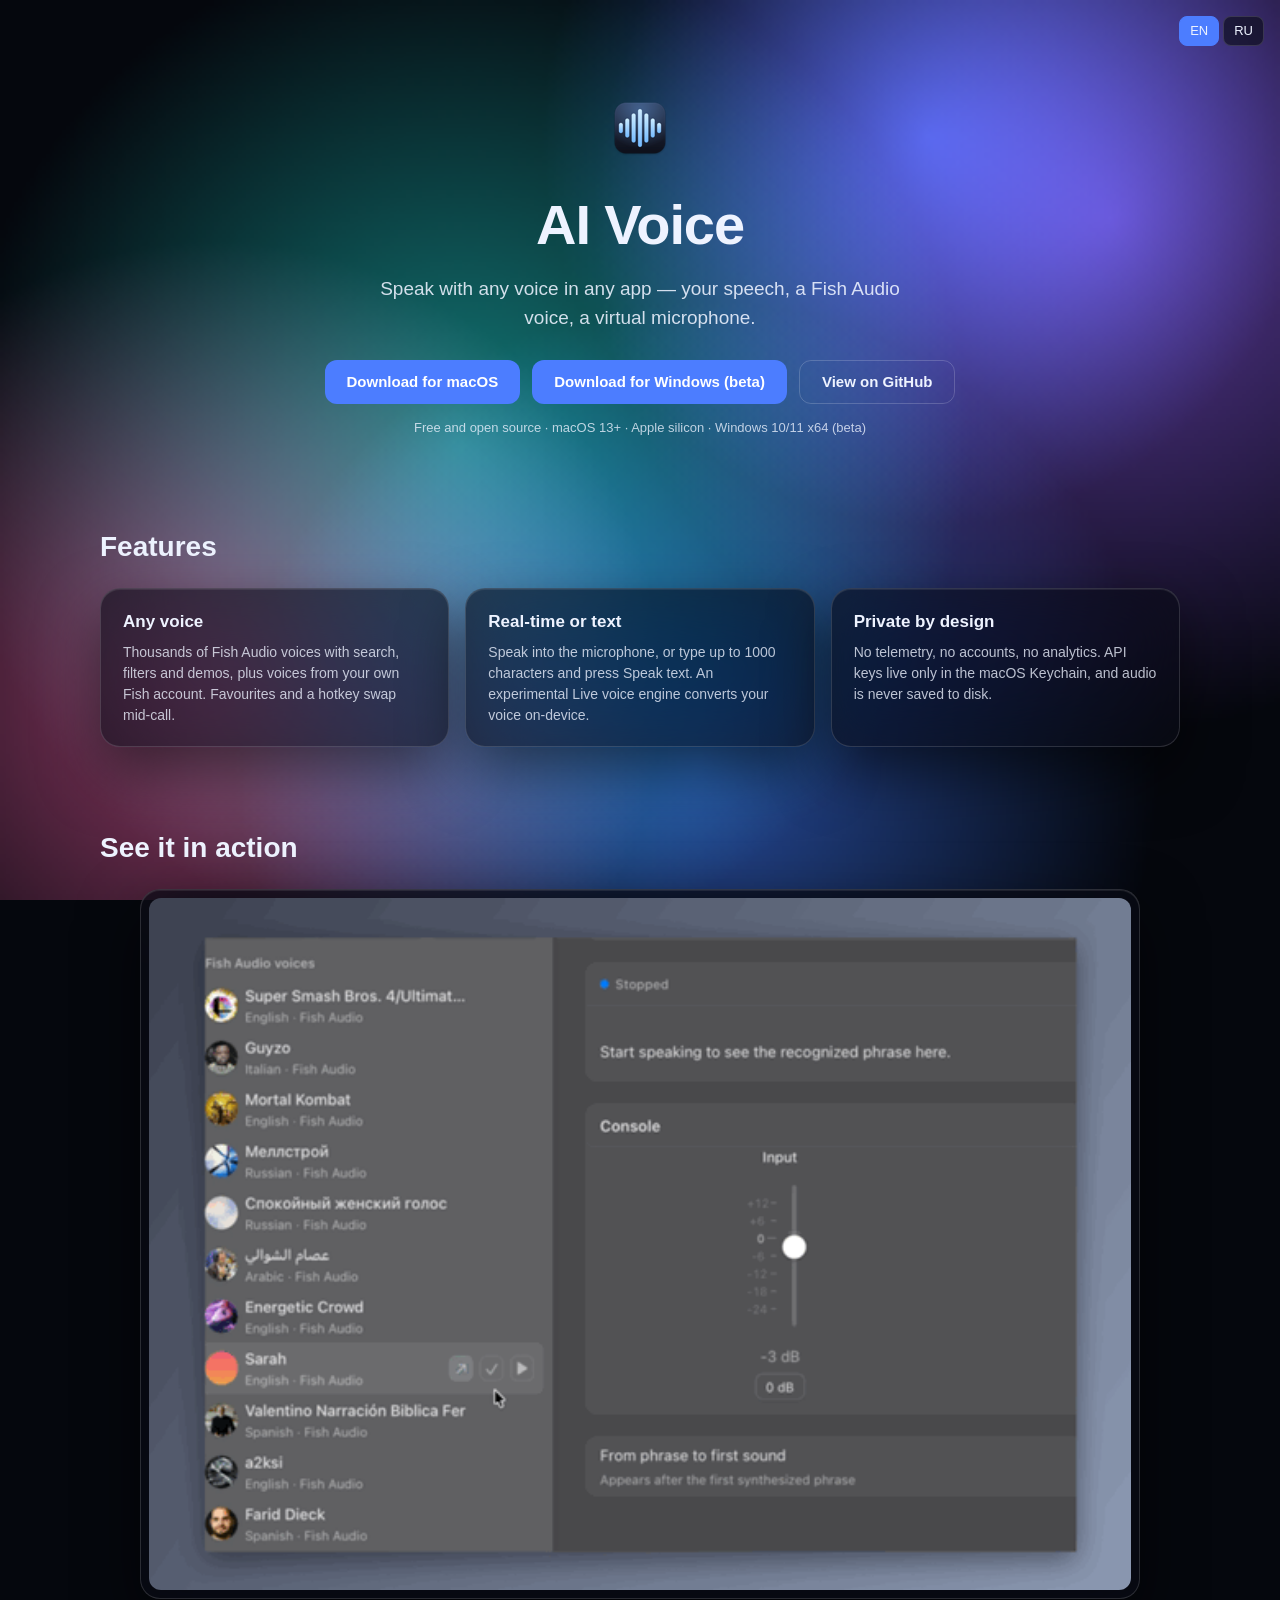
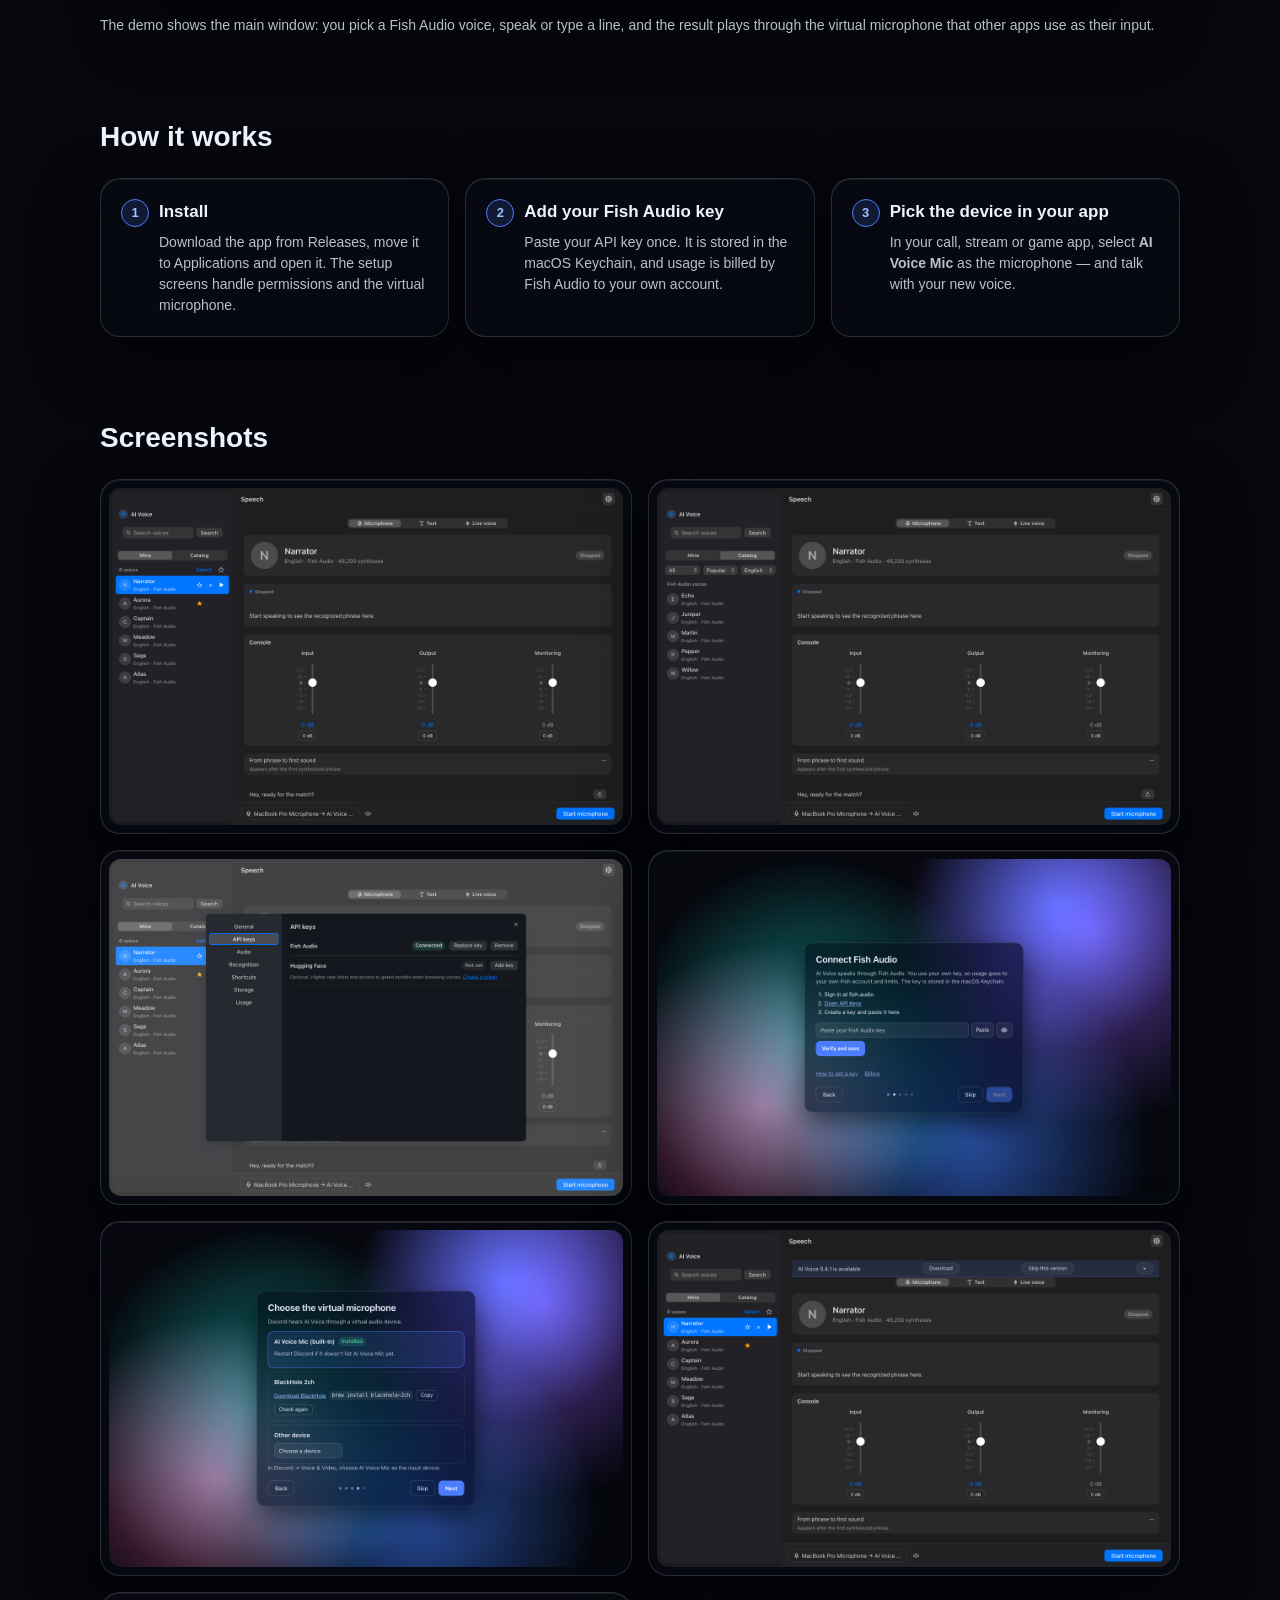
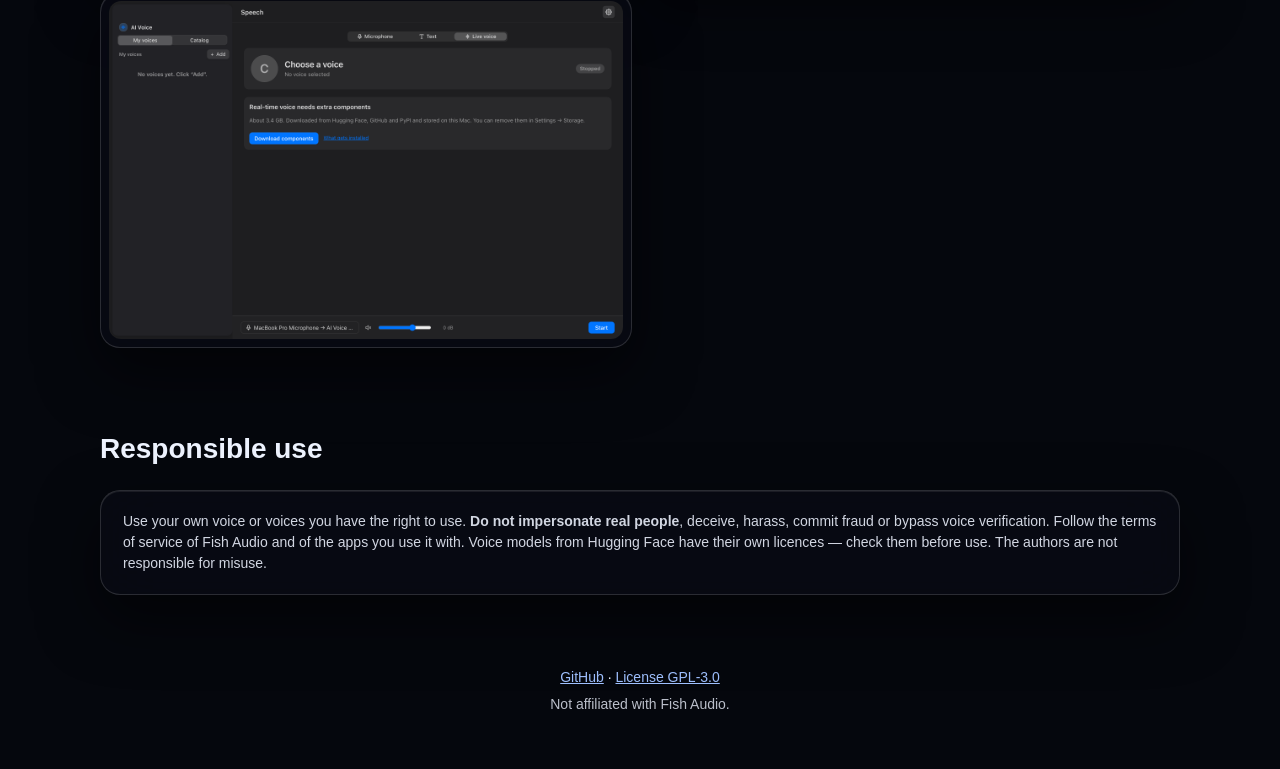
<file: site/index.html>
<!DOCTYPE html>
<html lang="en">
<head>
<meta charset="utf-8">
<meta name="viewport" content="width=device-width, initial-scale=1">
<title>AI Voice — speak with any voice in any app</title>
<meta name="description" content="AI Voice is a free, open-source macOS app: your speech, a Fish Audio voice, a virtual microphone. Speak with any voice in any app.">
<meta property="og:title" content="AI Voice">
<meta property="og:description" content="Speak with any voice in any app — your speech, a Fish Audio voice, a virtual microphone.">
<meta property="og:type" content="website">
<meta property="og:image" content="assets/og.png">
<link rel="icon" type="image/png" href="assets/favicon.png">
<link rel="stylesheet" href="style.css">
</head>
<body>
<canvas id="bg-canvas" aria-hidden="true"></canvas>

<header class="hero">
  <div class="lang" role="group" aria-label="Language"><button type="button" data-lang="en" aria-pressed="true">EN</button><button type="button" data-lang="ru" aria-pressed="false">RU</button></div>
  <img class="hero-logo" src="assets/favicon.png" width="64" height="64" alt="">
  <h1>AI Voice</h1>
  <p class="hero-subtitle" data-ru="Говори любым голосом в любом приложении: твоя речь, голос Fish Audio, виртуальный микрофон.">Speak with any voice in any app — your speech, a Fish Audio voice, a virtual microphone.</p>
  <p class="hero-actions">
    <a class="btn btn-primary" href="https://github.com/coldmoth/ai-voice/releases/latest/download/AI-Voice.dmg" data-ru="Скачать для macOS">Download for macOS</a>
    <a class="btn btn-primary" href="https://github.com/coldmoth/ai-voice/releases/latest/download/AI-Voice-Setup.exe" data-ru="Скачать для Windows (бета)">Download for Windows (beta)</a>
    <a class="btn btn-secondary" href="https://github.com/coldmoth/ai-voice" data-ru="Открыть на GitHub">View on GitHub</a>
  </p>
  <p class="hero-note" data-ru="Бесплатно, открытый код · macOS 13+ · Apple silicon · Windows 10/11 x64 (бета)">Free and open source · macOS 13+ · Apple silicon · Windows 10/11 x64 (beta)</p>
</header>

<main>
  <section id="features" aria-labelledby="features-title">
    <h2 id="features-title" data-ru="Возможности">Features</h2>
    <div class="cards">
      <article class="card">
        <h3 data-ru="Любой голос">Any voice</h3>
        <p data-ru="Тысячи голосов Fish Audio с поиском, фильтрами и демо, плюс голоса из твоего аккаунта Fish. Избранное и горячая клавиша меняют голос прямо в звонке.">Thousands of Fish Audio voices with search, filters and demos, plus voices from your own Fish account. Favourites and a hotkey swap mid-call.</p>
      </article>
      <article class="card">
        <h3 data-ru="В реальном времени или текстом">Real-time or text</h3>
        <p data-ru="Говори в микрофон или набери до 1000 символов и нажми «Speak text». Экспериментальный движок Live voice преобразует голос прямо на устройстве.">Speak into the microphone, or type up to 1000 characters and press Speak text. An experimental Live voice engine converts your voice on-device.</p>
      </article>
      <article class="card">
        <h3 data-ru="Приватность по умолчанию">Private by design</h3>
        <p data-ru="Без телеметрии, аккаунтов и аналитики. API-ключи хранятся только в Keychain macOS, аудио на диск не сохраняется.">No telemetry, no accounts, no analytics. API keys live only in the macOS Keychain, and audio is never saved to disk.</p>
      </article>
    </div>
  </section>

  <section id="demo" aria-labelledby="demo-title">
    <h2 id="demo-title" data-ru="Как это выглядит">See it in action</h2>
    <figure class="glass demo-frame">
      <img src="assets/demo.gif" alt="Demo: pick a voice in the catalog, speak, and hear the result through the virtual microphone" loading="lazy">
    </figure>
    <p class="demo-fallback" data-ru="Демо показывает главное окно: выбираешь голос Fish Audio, говоришь или печатаешь фразу, и результат звучит через виртуальный микрофон, который другие приложения используют как вход.">The demo shows the main window: you pick a Fish Audio voice, speak or type a line, and the result plays through the virtual microphone that other apps use as their input.</p>
  </section>

  <section id="how-it-works" aria-labelledby="how-title">
    <h2 id="how-title" data-ru="Как это работает">How it works</h2>
    <ol class="steps">
      <li class="glass">
        <h3 data-ru="Установка">Install</h3>
        <p data-ru="Скачай приложение из Releases, перенеси в «Программы» и открой. Экраны настройки сами подскажут про разрешения и виртуальный микрофон.">Download the app from Releases, move it to Applications and open it. The setup screens handle permissions and the virtual microphone.</p>
      </li>
      <li class="glass">
        <h3 data-ru="Добавь ключ Fish Audio">Add your Fish Audio key</h3>
        <p data-ru="Вставь API-ключ один раз. Он хранится в Keychain macOS, а оплату использования Fish Audio списывает с твоего аккаунта.">Paste your API key once. It is stored in the macOS Keychain, and usage is billed by Fish Audio to your own account.</p>
      </li>
      <li class="glass">
        <h3 data-ru="Выбери устройство в приложении">Pick the device in your app</h3>
        <p data-ru="В приложении для звонков, стримов или игр выбери микрофон <strong>AI Voice Mic</strong> — и говори новым голосом.">In your call, stream or game app, select <strong>AI Voice Mic</strong> as the microphone — and talk with your new voice.</p>
      </li>
    </ol>
  </section>

  <section id="screenshots" aria-labelledby="screenshots-title">
    <h2 id="screenshots-title" data-ru="Скриншоты">Screenshots</h2>
    <div class="shots">
      <figure class="glass"><img src="assets/main.png" alt="Main window: text input, selected voice and speak controls" loading="lazy"></figure>
      <figure class="glass"><img src="assets/catalog.png" alt="Voice catalog with search and filters" loading="lazy"></figure>
      <figure class="glass"><img src="assets/settings-keys.png" alt="Settings: API keys stored in the macOS Keychain" loading="lazy"></figure>
      <figure class="glass"><img src="assets/onboarding-fish.png" alt="Setup screen: adding a Fish Audio API key" loading="lazy"></figure>
      <figure class="glass"><img src="assets/onboarding-device.png" alt="Setup screen: choosing the virtual microphone" loading="lazy"></figure>
      <figure class="glass"><img src="assets/update.png" alt="Update available dialog" loading="lazy"></figure>
      <figure class="glass"><img src="assets/engine.png" alt="Live voice engine download card in Settings" loading="lazy"></figure>
    </div>
  </section>

  <section id="responsible-use" aria-labelledby="responsible-title">
    <h2 id="responsible-title" data-ru="Ответственное использование">Responsible use</h2>
    <div class="glass responsible">
      <p data-ru="Используй свой голос или голоса, на которые у тебя есть права. <strong>Не выдавай себя за реальных людей</strong>, не обманывай, не преследуй, не мошенничай и не обходи голосовую верификацию. Соблюдай условия сервиса Fish Audio и приложений, где ты его используешь. У голосовых моделей с Hugging Face свои лицензии — проверь их перед использованием. Авторы не отвечают за злоупотребления.">Use your own voice or voices you have the right to use. <strong>Do not impersonate real people</strong>, deceive, harass, commit fraud or bypass voice verification. Follow the terms of service of Fish Audio and of the apps you use it with. Voice models from Hugging Face have their own licences — check them before use. The authors are not responsible for misuse.</p>
    </div>
  </section>
</main>

<footer>
  <p>
    <a href="https://github.com/coldmoth/ai-voice">GitHub</a> ·
    <a href="https://github.com/coldmoth/ai-voice/blob/main/LICENSE" data-ru="Лицензия GPL-3.0">License GPL-3.0</a>
  </p>
  <p class="footer-note" data-ru="Не связано с Fish Audio.">Not affiliated with Fish Audio.</p>
</footer>

<script src="bg.js" defer></script>
<script src="lang.js" defer></script>
</body>
</html>
</file>
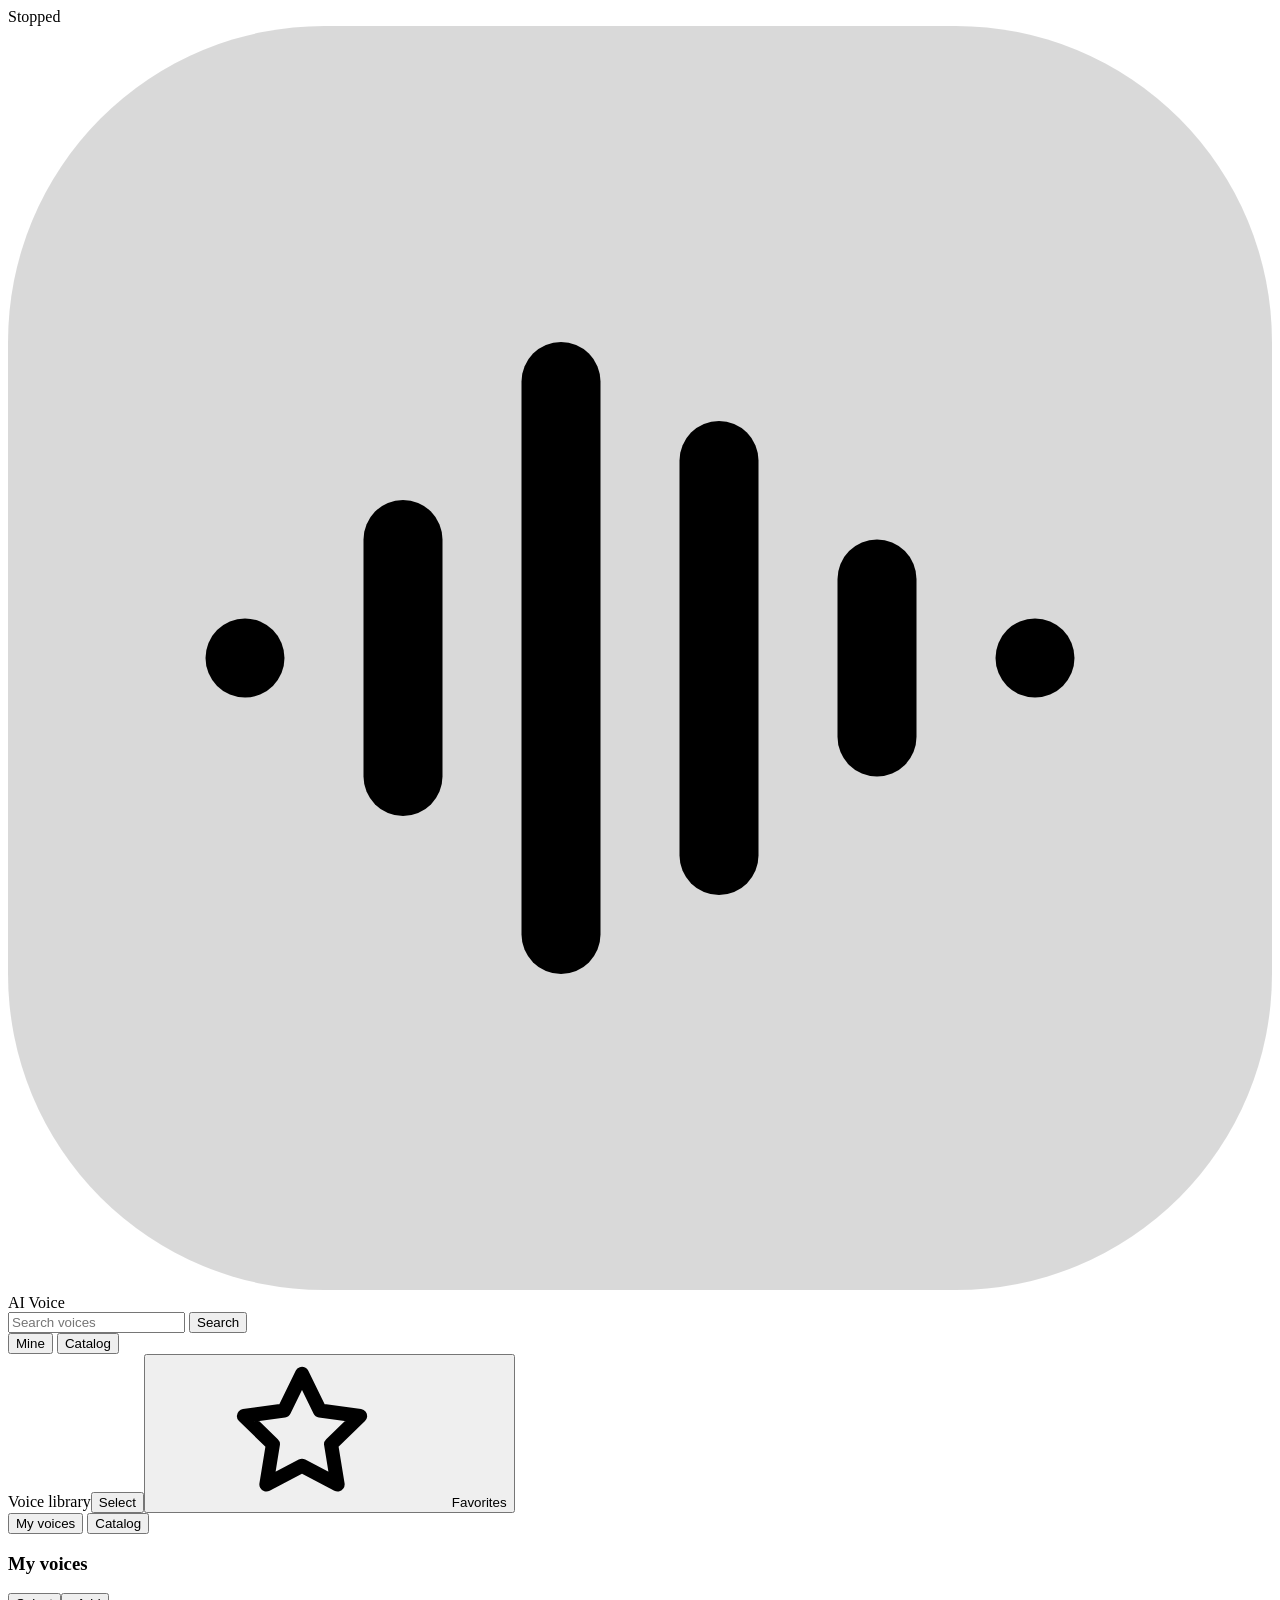
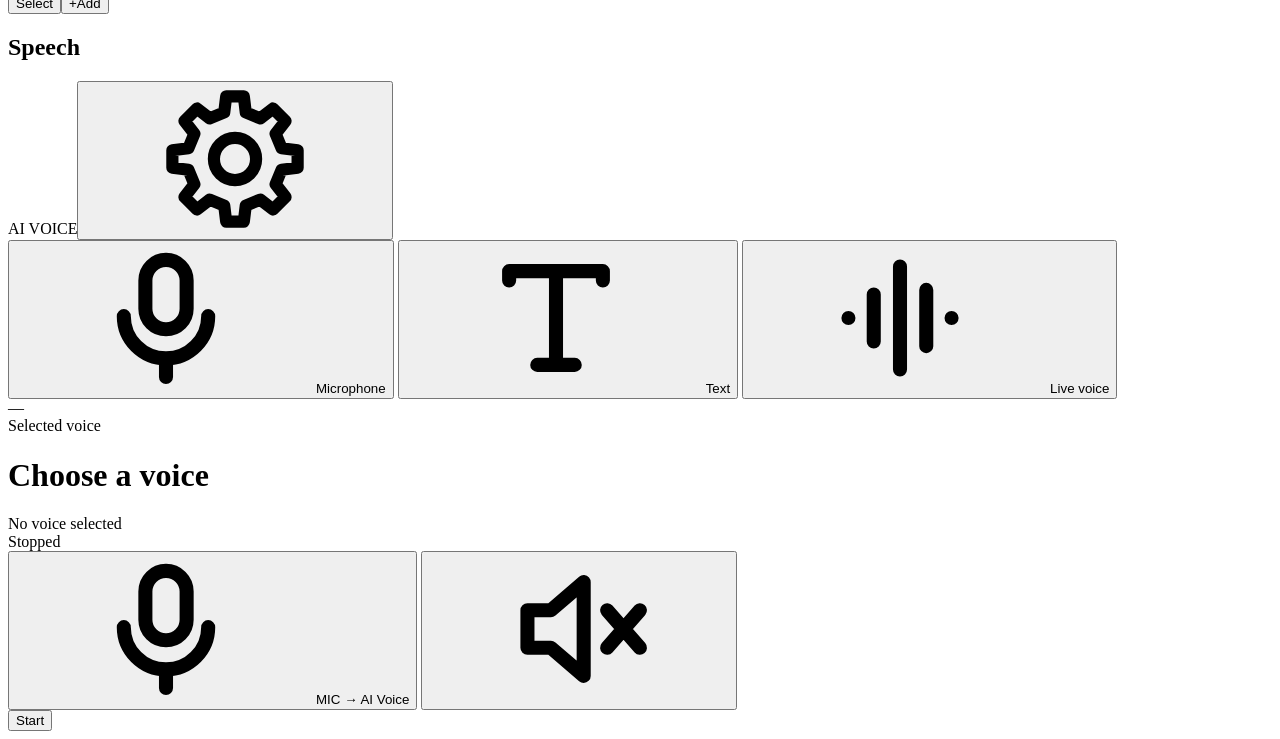
<file: macos/desktop/index.html>
<!doctype html><html lang="en"><head><meta charset="UTF-8"><meta name="viewport" content="width=device-width,initial-scale=1"><title>AI Voice</title><style>__STYLE__</style></head><body>
<svg style="display:none" width="0" height="0" aria-hidden="true" focusable="false">
  <symbol id="i-magnifier" viewBox="0 0 16 16" fill="none" stroke="currentColor" stroke-width="1.5" stroke-linecap="round" stroke-linejoin="round"><circle cx="7" cy="7" r="4.5"/><path d="M10.5 10.5 14 14"/></symbol>
  <symbol id="i-star" viewBox="0 0 16 16" fill="none" stroke="currentColor" stroke-width="1.5" stroke-linecap="round" stroke-linejoin="round"><path d="m8 1.8 1.9 3.9 4.3.6-3.1 3 .7 4.3L8 11.6l-3.8 2 .7-4.3-3.1-3 4.3-.6Z"/></symbol>
  <symbol id="i-star-fill" viewBox="0 0 16 16" fill="currentColor" stroke="currentColor" stroke-width="1.5" stroke-linecap="round" stroke-linejoin="round"><path d="m8 1.8 1.9 3.9 4.3.6-3.1 3 .7 4.3L8 11.6l-3.8 2 .7-4.3-3.1-3 4.3-.6Z"/></symbol>
  <symbol id="i-play" viewBox="0 0 16 16" fill="none" stroke="currentColor" stroke-width="1.5" stroke-linecap="round" stroke-linejoin="round"><path d="M4.5 3.2v9.6l7.6-4.8Z"/></symbol>
  <symbol id="i-stop" viewBox="0 0 16 16" fill="none" stroke="currentColor" stroke-width="1.5" stroke-linecap="round" stroke-linejoin="round"><rect x="4" y="4" width="8" height="8" rx="1.5"/></symbol>
  <symbol id="i-mic" viewBox="0 0 16 16" fill="none" stroke="currentColor" stroke-width="1.5" stroke-linecap="round" stroke-linejoin="round"><rect x="5.8" y="1.8" width="4.4" height="7.4" rx="2.2"/><path d="M3.5 7.8a4.5 4.5 0 0 0 9 0M8 12.3v2"/></symbol>
  <symbol id="i-speaker" viewBox="0 0 16 16" fill="none" stroke="currentColor" stroke-width="1.5" stroke-linecap="round" stroke-linejoin="round"><path d="M2.5 6h2.5l3.5-3v10l-3.5-3H2.5z"/><path d="M11 5.5a3.5 3.5 0 0 1 0 5M12.8 3.8a6 6 0 0 1 0 8.4"/></symbol>
  <symbol id="i-speaker-off" viewBox="0 0 16 16" fill="none" stroke="currentColor" stroke-width="1.5" stroke-linecap="round" stroke-linejoin="round"><path d="M2.5 6h2.5l3.5-3v10l-3.5-3H2.5z"/><path d="M11 6l3.5 4M14.5 6L11 10"/></symbol>
  <symbol id="i-text" viewBox="0 0 16 16" fill="none" stroke="currentColor" stroke-width="1.5" stroke-linecap="round" stroke-linejoin="round"><path d="M3 4V3h10v1M8 3v10M6 13h4"/></symbol>
  <symbol id="i-plus" viewBox="0 0 16 16" fill="none" stroke="currentColor" stroke-width="1.5" stroke-linecap="round" stroke-linejoin="round"><path d="M8 3v10M3 8h10"/></symbol>
  <symbol id="i-check" viewBox="0 0 16 16" fill="none" stroke="currentColor" stroke-width="1.5" stroke-linecap="round" stroke-linejoin="round"><path d="m3.5 8.5 3 3 6-7"/></symbol>
  <symbol id="i-speaker" viewBox="0 0 16 16" fill="none" stroke="currentColor" stroke-width="1.5" stroke-linecap="round" stroke-linejoin="round"><path d="M2.5 6v4h2.5l3.5 3V3L5 6Z"/><path d="M11 5.5a3.5 3.5 0 0 1 0 5"/></symbol>
  <symbol id="i-waveform" viewBox="0 0 16 16" fill="none" stroke="currentColor" stroke-width="1.5" stroke-linecap="round" stroke-linejoin="round"><path d="M2.5 8v0M5.2 5.5v5M8 2.5v11M10.8 5v6M13.5 8v0"/></symbol>
  <symbol id="i-gear" viewBox="0 0 16 16" fill="none" stroke="currentColor" stroke-width="1.3" stroke-linecap="round" stroke-linejoin="round"><path d="M6.85 3.03 L7.06 1.32 L8.94 1.32 L9.15 3.03 L10.70 3.67 L12.06 2.61 L13.39 3.94 L12.33 5.30 L12.97 6.85 L14.68 7.06 L14.68 8.94 L12.97 9.15 L12.33 10.70 L13.39 12.06 L12.06 13.39 L10.70 12.33 L9.15 12.97 L8.94 14.68 L7.06 14.68 L6.85 12.97 L5.30 12.33 L3.94 13.39 L2.61 12.06 L3.67 10.70 L3.03 9.15 L1.32 8.94 L1.32 7.06 L3.03 6.85 L3.67 5.30 L2.61 3.94 L3.94 2.61 L5.30 3.67Z"/><circle cx="8" cy="8" r="2.25"/></symbol>
  <symbol id="i-warning" viewBox="0 0 16 16" fill="none" stroke="currentColor" stroke-width="1.5" stroke-linecap="round" stroke-linejoin="round"><path d="M8 2.5 14.2 13H1.8Z"/><path d="M8 6.5v3M8 11.5v0"/></symbol>
</svg>
<div class="preview-banner sr-only" id="status-line" role="status" aria-live="polite" data-i18n="status.stopped">Stopped</div>
<div class="app-shell">
  <aside class="sidebar n-sidebar" data-i18n-aria="catalog.library" aria-label="Voice library">
    <div class="n-traffic-spacer" aria-hidden="true"></div>
    <div class="sidebar-header">
      <div class="logo-row" data-i18n-title="catalog.discord_voices" title="Voices">
        <svg class="logo-wave" viewBox="0 0 32 32" fill="none" aria-hidden="true">
          <rect width="32" height="32" rx="8" fill="currentColor" opacity=".15"/>
          <g stroke="currentColor" stroke-width="2" stroke-linecap="round">
            <line x1="6" y1="16" x2="6" y2="16"/>
            <line x1="10" y1="13" x2="10" y2="19"/>
            <line x1="14" y1="9" x2="14" y2="23"/>
            <line x1="18" y1="11" x2="18" y2="21"/>
            <line x1="22" y1="14" x2="22" y2="18"/>
            <line x1="26" y1="16" x2="26" y2="16"/>
          </g>
        </svg>
        <div class="logo-text">AI Voice</div>
      </div>
      <div class="search-row">
        <input type="search" id="search-input" data-i18n-placeholder="catalog.search_voice" placeholder="Search voices" data-i18n-aria="catalog.search_voice" aria-label="Search voices">
        <button id="search-btn" type="button" data-i18n="catalog.search">Search</button>
      </div>
      <div class="tabs" role="tablist">
        <button class="tab active" data-tab="mine" role="tab" aria-selected="true" data-i18n="catalog.mine">Mine</button>
        <button class="tab" data-tab="catalog" role="tab" aria-selected="false" data-i18n="catalog.title">Catalog</button>
      </div>
      <div class="catalog-filters" id="catalog-filters" hidden data-i18n-aria="catalog.filters" aria-label="Catalog filters">
        <label class="catalog-filter">
          <span class="catalog-filter-label sr-only" data-i18n="catalog.gender">Gender</span>
          <select id="gender-filter" data-filter data-filter-key="gender" data-i18n-aria="catalog.gender_filter" aria-label="Filter by gender">
            <option value="all" data-i18n="common.all">All</option>
            <option value="female" data-i18n="catalog.female">Female</option>
            <option value="male" data-i18n="catalog.male">Male</option>
          </select>
        </label>
        <label class="catalog-filter">
          <span class="catalog-filter-label sr-only" data-i18n="catalog.sort">Sort</span>
          <select id="sort-filter" data-filter data-filter-key="sort_by" data-i18n-aria="catalog.sort_aria" aria-label="Catalog sorting">
            <option value="task_count" data-i18n="catalog.popular">Popular</option>
            <option value="created_at" data-i18n="catalog.new">New</option>
            <option value="score" data-i18n="catalog.relevant">Relevant</option>
          </select>
        </label>
        <label class="catalog-filter">
          <span class="catalog-filter-label sr-only" data-i18n="catalog.language_filter">Catalog language</span>
          <select id="catalog-language-filter" data-i18n-aria="catalog.language_filter">
            <option value="ru" data-i18n="catalog.language_ru">Russian</option>
            <option value="en" data-i18n="catalog.language_en">English</option>
            <option value="all" data-i18n="catalog.language_all">All languages</option>
          </select>
        </label>
      </div>
    </div>
    <div class="library-tools"><span id="voice-count" data-i18n="catalog.library">Voice library</span><button id="select-btn" type="button" class="select-btn" data-i18n="common.select_prefix">Select</button><button id="fav-filter" type="button" aria-pressed="false" data-i18n-title="catalog.favorites_only" title="Favorites only"><svg class="n-icon" aria-hidden="true"><use href="#i-star"/></svg><span class="sr-only" data-i18n="catalog.favorites">Favorites</span></button></div>
    <div class="voice-list" id="voice-list" role="listbox" data-i18n-aria="catalog.voice_list" aria-label="Voice list"></div>
    <template id="voice-empty-state">
      <div class="empty-state" data-i18n="catalog.empty_library">No voices yet</div>
      <button type="button" id="find-voice-btn" class="load-more" data-i18n="catalog.find_voice">Find a voice</button>
    </template>
    <div class="select-bar" id="select-bar" hidden><button type="button" id="select-all-btn" class="select-link" data-i18n="common.all">All</button><button type="button" id="select-delete-btn" class="select-delete" disabled data-i18n="catalog.delete_initial">Delete (0)</button></div>
    <section class="vc-sidebar" id="vc-sidebar" data-i18n-aria="main.live_voice" aria-label="Live voice">
      <div class="vc-sheet-tabs hf-tabs" role="tablist" data-i18n-aria="catalog.voices" aria-label="Voices">
        <button type="button" id="vc-mine-tab" class="vc-tab active" role="tab" aria-selected="true" aria-controls="vc-mine" data-i18n="settings.storage.my_voices">My voices</button>
        <button type="button" id="vc-catalog-tab" class="vc-tab" role="tab" aria-selected="false" aria-controls="vc-catalog" data-i18n="catalog.title">Catalog</button>
      </div>
      <div id="vc-mine" role="tabpanel"><div class="vc-sidebar-head"><h3 class="eyebrow" data-i18n="settings.storage.my_voices">My voices</h3><span class="vc-head-actions"><button type="button" id="vc-select-btn" class="select-btn" data-i18n="common.select_prefix">Select</button><button type="button" id="vc-add-btn" class="vc-add-btn" data-i18n-aria="vc.add_voice" aria-label="Add voice"><span aria-hidden="true">+</span><span class="vc-add-label" data-i18n="common.add_prefix">Add</span></button></span></div><div class="vc-list" id="vc-list" role="listbox" data-i18n-aria="settings.storage.my_voices" aria-label="My voices"></div><div class="select-bar" id="vc-select-bar" hidden><button type="button" id="vc-select-all-btn" class="select-link" data-i18n="common.all">All</button><button type="button" id="vc-select-delete-btn" class="select-delete" disabled data-i18n="catalog.delete_initial">Delete (0)</button></div></div>
      <div id="vc-catalog" role="tabpanel" hidden>
        <div class="hf-filters">
          <input id="hf-search" type="search" data-i18n-placeholder="vc.search_models" placeholder="Search models" data-i18n-aria="vc.search_models" aria-label="Search models">
          <div class="vc-sheet-tabs" role="group" data-i18n-aria="vc.sort_models" aria-label="Model sorting">
            <button type="button" class="vc-tab active" data-hf-sort="downloads" aria-pressed="true" data-i18n="catalog.popular">Popular</button>
            <button type="button" class="vc-tab" data-hf-sort="lastModified" aria-pressed="false" data-i18n="catalog.new">New</button>
          </div>
          <select id="hf-lang" data-i18n-aria="vc.model_language" aria-label="Model language"><option value="all" data-i18n="catalog.language_all">All languages</option><option value="ru" data-i18n="catalog.language_ru">Russian</option><option value="en" data-i18n="catalog.language_en">English</option></select>
        </div>
        <div id="hf-list" data-i18n-aria="vc.model_catalog" aria-label="Model catalog"></div>
        <div id="hf-message" role="status"></div>
        <button type="button" id="hf-more" class="vc-add-btn" hidden data-i18n="common.more">More</button>
        <p class="hf-notice" data-i18n="vc.hf_notice">Models are uploaded by Hugging Face users. Use other people&#x27;s voices for personal use only</p>
      </div>
    </section>
  </aside>
  <main class="main">
    <header class="n-toolbar">
      <div class="workspace-heading"><h2 data-i18n="main.title">Speech</h2><span class="eyebrow">AI VOICE</span><button id="settings-btn" type="button" class="settings-btn" data-i18n-aria="settings.title" aria-label="Settings" data-i18n-title="settings.shortcut_title" title="Settings (⌘,)"><svg class="n-icon" aria-hidden="true"><use href="#i-gear"/></svg></button></div>
    </header>
    <div class="main-content" id="main-content">
<div id="fish-banner" class="fish-banner" role="region" data-i18n-aria="main.fish_banner.aria" hidden><span data-i18n="main.fish_banner.text">Connect Fish Audio to start speaking</span><button type="button" id="fish-banner-btn" class="btn-secondary" data-i18n="main.fish_banner.connect">Connect</button></div>
<div id="update-banner" class="update-banner" role="region" hidden><span id="update-banner-text" data-i18n="update.banner.text"></span><button type="button" id="update-install" class="btn-secondary" data-i18n="update.banner.install">Update</button><a id="update-download" class="btn-secondary" target="_blank" rel="noopener noreferrer" data-i18n="update.banner.download">Download</a><button type="button" id="update-skip" class="btn-secondary" data-i18n="update.banner.skip">Skip this version</button><button type="button" id="update-close" class="btn-secondary" data-i18n-aria="common.close">&times;</button></div>
      <div class="mode-tabs" role="tablist" data-i18n-aria="main.mode_aria" aria-label="Operating mode">
        <button class="mode-btn active" data-mode="mic" role="tab" aria-selected="true"><svg class="n-icon" aria-hidden="true"><use href="#i-mic"/></svg><span data-i18n="main.microphone">Microphone</span></button>
        <button class="mode-btn" data-mode="text" role="tab" aria-selected="false"><svg class="n-icon" aria-hidden="true"><use href="#i-text"/></svg><span data-i18n="main.text">Text</span></button>
        <button class="mode-btn" data-mode="vc" role="tab" aria-selected="false"><svg class="n-icon" aria-hidden="true"><use href="#i-waveform"/></svg><span data-i18n="main.live_voice">Live voice</span></button>
      </div>
      <div class="voice-card" id="voice-card">
        <div class="voice-card-header">
          <div class="avatar-lg" id="main-avatar">—</div>
          <div id="main-meta">
            <span class="eyebrow" data-i18n="main.selected_voice">Selected voice</span>
            <h1 class="voice-card-title" id="main-name" data-i18n="main.choose_voice">Choose a voice</h1>
            <div class="voice-card-sub" id="main-sub" data-i18n="main.no_voice">No voice selected</div>
          </div>
          <span class="pill-group"><span class="status-pill swap-pill" id="swap-pill" data-state="own" hidden data-i18n="main.own_voice">Your voice</span><span class="status-pill" id="status-pill" data-state="stopped" data-i18n="status.stopped">Stopped</span></span>
        </div>
      </div>
      <div class="mode-panel" id="mode-panel"></div>
      <section class="history" id="history" hidden data-i18n-aria="main.recent_phrases" aria-label="Recent phrases">
        <h3 class="eyebrow" data-i18n="main.recent">Recent</h3>
        <ul class="history-list" id="history-list"></ul>
      </section>
    </div>
    <footer class="footer">
      <div class="footer-left">
        <button type="button" class="route-chip" id="route-chip" data-i18n-title="settings.audio.open" title="Open audio settings"><svg class="n-icon" aria-hidden="true"><use href="#i-mic"/></svg><span id="route-text">MIC → AI Voice</span></button>
        <button type="button" class="footer-icon-btn" id="monitor-btn" data-i18n-aria="main.monitoring" aria-label="Monitoring" aria-pressed="false" aria-describedby="footer-tip"><svg class="n-icon" aria-hidden="true"><use href="#i-speaker-off"/></svg></button>
        <div class="footer-volume" id="vc-volume" hidden>
          <input type="range" id="vc-output-gain" min="-24" max="12" step="1" value="0" data-i18n-aria="settings.audio.output_volume" aria-label="Output volume">
          <span class="footer-volume-value" id="vc-output-gain-value" data-i18n="settings.audio.zero_db">0 dB</span>
        </div>
      </div>
      <div class="footer-right">
        <button id="stop-btn" type="button" hidden disabled data-i18n="common.stop">Stop</button>
        <button class="start-btn" id="start-btn" type="button" data-i18n="common.start">Start</button>
      </div>
    </footer>
  </main>
</div>
<div class="vc-sheet" id="hf-detail" hidden><div class="vc-sheet-card" role="dialog" aria-modal="true" aria-labelledby="hf-detail-title">
  <div class="vc-sheet-head"><h2 id="hf-detail-title" tabindex="-1"></h2><button type="button" id="hf-detail-close" class="vc-sheet-close" data-i18n-aria="common.close" aria-label="Close">×</button></div>
  <a id="hf-detail-link" target="_blank" rel="noopener noreferrer"></a>
  <div id="hf-detail-meta"></div><div id="hf-detail-images" hidden></div>
  <div id="hf-detail-sample" hidden></div><div id="hf-detail-description"></div><div id="hf-detail-download"></div>
</div></div>
<div class="vc-sheet" id="vc-sheet" hidden><div class="vc-sheet-card" role="dialog" aria-modal="true" aria-labelledby="vc-sheet-title"><div class="vc-sheet-head"><h2 id="vc-sheet-title" data-i18n="vc.add_voice">Add voice</h2><button type="button" id="vc-sheet-close" class="vc-sheet-close" data-i18n-aria="common.close" aria-label="Close">×</button></div><div class="vc-sheet-tabs" role="tablist"><button type="button" class="vc-tab active" role="tab" aria-selected="true" data-vc-tab="import" data-i18n="vc.import_model">Import model</button><button type="button" class="vc-tab" role="tab" aria-selected="false" data-vc-tab="audio" data-i18n="vc.from_audio">From audio</button></div>
<div class="vc-pane" data-vc-pane="import"><label class="vc-drop" id="vc-import-drop" tabindex="0" role="button"><input type="file" id="vc-import-files" multiple accept=".pth,.index,.zip" hidden><span data-i18n="vc.import_drop">Drop .pth, .index or .zip files here, or click to choose</span></label><ul class="vc-files" id="vc-import-list"></ul><label class="vc-field"><span data-i18n="vc.voice_name">Voice name</span><input type="text" id="vc-import-name" maxlength="40" autocomplete="off" data-i18n-placeholder="vc.name_example" placeholder="For example, Narrator"></label><button type="button" class="vc-submit" id="vc-import-submit" data-i18n="vc.import">Import</button></div>
<div class="vc-pane" data-vc-pane="audio" hidden><label class="vc-drop" id="vc-audio-drop" tabindex="0" role="button"><input type="file" id="vc-audio-files" multiple accept="audio/*,video/*,.mp3,.wav,.m4a,.ogg,.flac,.mp4,.mov" hidden><span data-i18n="vc.audio_drop">Drop audio or video here, or click to choose</span></label><ul class="vc-files" id="vc-audio-list"></ul><div class="vc-hint" id="vc-audio-hint" data-i18n="vc.audio_hint">A quick voice needs at least 10 seconds of speech; training needs at least 3 minutes.</div><label class="vc-field"><span data-i18n="vc.voice_name">Voice name</span><input type="text" id="vc-audio-name" maxlength="40" autocomplete="off" data-i18n-placeholder="vc.my_voice_example" placeholder="For example, My voice"></label><div class="vc-presets" id="vc-audio-train" role="group" data-i18n-aria="status.training_train" aria-label="Training"><button type="button" data-preset="none" class="active" aria-pressed="true" data-i18n="vc.no_training">No training</button><button type="button" data-preset="fast" aria-pressed="false" data-i18n="vc.preset.fast">Fast</button><button type="button" data-preset="normal" aria-pressed="false" data-i18n="vc.preset.normal">Normal</button><button type="button" data-preset="max" aria-pressed="false" data-i18n="vc.preset.max">Maximum</button></div><div class="vc-hint" id="vc-audio-eta" data-i18n="vc.time_after_processing">Time estimate appears after processing</div><button type="button" class="vc-submit" id="vc-audio-submit" data-i18n="vc.create_voice">Create voice</button></div>
<div id="vc-upload-progress" hidden><div class="vc-bar"><i></i></div><span class="vc-hint" data-i18n="vc.upload_initial">Uploading 0%</span></div><div class="vc-error" id="vc-sheet-error" role="alert" hidden></div></div></div>
<div id="onboarding" class="ob" hidden><canvas class="ob-bg" id="ob-canvas" aria-hidden="true"></canvas>
<section class="ob-glass" id="ob-glass" role="dialog" aria-modal="true" aria-labelledby="ob-title">
<div class="ob-step" id="ob-step"></div>
<div class="ob-footer"><button type="button" id="ob-back" class="ob-btn-secondary" data-i18n="onboarding.back">Back</button>
<div class="ob-dots" id="ob-dots" aria-hidden="true"><i></i><i></i><i></i><i></i><i></i></div>
<div class="ob-actions"><button type="button" id="ob-skip" class="ob-btn-secondary" data-i18n="onboarding.skip">Skip</button>
<button type="button" id="ob-next" class="ob-btn-primary" data-i18n="onboarding.next">Next</button></div></div>
</section></div>
<div class="settings-sheet" id="settings-sheet" hidden><div class="settings-card" role="dialog" aria-modal="true" aria-labelledby="settings-title">
<nav class="settings-nav" data-i18n-aria="settings.sections" aria-label="Settings sections"><h2 id="settings-title" class="sr-only" data-i18n="settings.title">Settings</h2>
<button type="button" class="settings-nav-item active" data-section="general" aria-current="page" data-i18n="settings.nav.general">General</button>
<button type="button" class="settings-nav-item" data-section="api" data-i18n="settings.keys_api.title">API keys</button>
<button type="button" class="settings-nav-item" data-section="audio" data-i18n="settings.audio.title">Audio</button>
<button type="button" class="settings-nav-item" data-section="asr" data-i18n="main.recognition_prefix">Recognition</button>
<button type="button" class="settings-nav-item" data-section="keys" data-i18n="settings.keys.title">Shortcuts</button>
<button type="button" class="settings-nav-item" data-section="storage" data-i18n="settings.storage.title">Storage</button>
<button type="button" class="settings-nav-item" data-section="usage" data-i18n="settings.usage.title">Usage</button></nav>
<div class="settings-content"><button type="button" id="settings-close" class="settings-close" data-i18n-aria="common.close" aria-label="Close">×</button>
<section class="settings-pane" data-pane="general" aria-labelledby="settings-h-general"><h3 id="settings-h-general" data-i18n="settings.general.title">General</h3>
<div class="audio-settings"><div class="audio-row"><label for="ui-language-select" data-i18n="settings.general.language">Language</label><select id="ui-language-select"></select></div><div class="audio-row"><label for="run-setup-btn" data-i18n="settings.general.run_setup_label">First-launch setup</label><button type="button" id="run-setup-btn" class="settings-action" data-i18n="settings.general.run_setup">Run setup again</button></div>
<div class="audio-row"><span data-i18n="update.settings.version">Version</span><span id="update-version"></span></div>
<div class="audio-row"><label for="update-auto" data-i18n="update.settings.auto">Check for updates automatically</label><input type="checkbox" id="update-auto" class="monitor-toggle"></div>
<div class="audio-row update-check-row"><button type="button" id="update-check-btn" class="btn-secondary" data-i18n="update.settings.check">Check for updates</button><span id="update-check-status" role="status" aria-live="polite"></span></div></div></section>
<section class="settings-pane" data-pane="api" aria-labelledby="settings-h-api" hidden><h3 id="settings-h-api" data-i18n="settings.keys_api.title">API keys</h3><div id="api-keys-settings"></div></section>
<section class="settings-pane" data-pane="audio" aria-labelledby="settings-h-audio" hidden><h3 id="settings-h-audio" data-i18n="settings.audio.title">Audio</h3>
<p class="settings-hint" data-i18n="settings.audio.discord_hint">Select “AI Voice” as the input device in other apps</p>
<div class="audio-settings" id="audio-settings">
<div class="audio-row"><label for="input-dev" data-i18n="settings.audio.input_device">Input device</label><select id="input-dev"><option value="" data-i18n="settings.audio.device_auto">Automatic</option></select></div>
<div class="audio-row"><label for="output-dev" data-i18n="settings.audio.output_device">Output device</label><select id="output-dev"><option value="" data-i18n="settings.audio.device_auto">Automatic</option></select></div>
<div class="audio-row" id="driver-row" hidden><span data-i18n="settings.driver.title">Virtual microphone</span><span id="driver-actions"></span></div>
<p class="settings-hint" id="driver-caption" hidden data-i18n="settings.driver.caption">Asks for your Mac password. Audio stops for a few seconds while macOS reloads sound devices.</p>
</div></section>
<section class="settings-pane" data-pane="asr" aria-labelledby="settings-h-asr" hidden><h3 id="settings-h-asr" data-i18n="main.recognition_prefix">Recognition</h3>
<div class="audio-settings" id="asr-settings"></div></section>
<section class="settings-pane" data-pane="keys" aria-labelledby="settings-h-keys" hidden><h3 id="settings-h-keys" data-i18n="settings.keys.title">Shortcuts</h3>
<div class="audio-settings" id="keys-settings"></div></section>
<section class="settings-pane" data-pane="storage" aria-labelledby="settings-h-storage" hidden><h3 id="settings-h-storage" data-i18n="settings.storage.title">Storage</h3>
<div class="storage-total" id="storage-total" aria-live="polite" data-i18n="settings.storage.counting">Calculating…</div>
<div class="storage-bar" id="storage-bar" aria-hidden="true"></div>
<div class="audio-settings storage-list" id="storage-list"></div>
<div class="vc-error" id="storage-error" role="alert" hidden></div></section>
<section class="settings-pane" data-pane="usage" aria-labelledby="settings-h-usage" hidden><h3 id="settings-h-usage" data-i18n="settings.usage.title">Usage</h3>
<div class="usage-lines" id="usage-line"><p id="usage-today" data-i18n="settings.usage.today_initial">Today: 0 chars</p><p id="usage-month" data-i18n="settings.usage.month_initial">This month: 0 chars</p><div class="storage-bar usage-bar" id="usage-bar" hidden><i class="storage-seg"></i></div><p id="usage-left" hidden></p></div>
<div class="audio-settings" id="usage-settings"></div></section>
</div></div></div>
<div class="footer-tip" id="footer-tip" role="tooltip" hidden></div>
<div class="toast" id="toast" role="status" aria-live="polite"></div>
<script>__SCRIPT__</script></body></html>
</file>
<file: site/style.css>
/* AI Voice site — dark-only. Glass values copied from macos/desktop/onboarding.css, background from onboarding.js. */
:root {
  --bg: #05070d;
  --text: #eef3ff;
  --accent: #4c7dff;
  --accent-hover: #5d8bff;
  --link: #9fc0ff;
  --glass-bg: rgba(10,12,22,.62);
  --glass-border: rgba(255,255,255,.14);
  --glass-shadow: 0 24px 60px rgba(0,0,0,.55), inset 0 1px 0 rgba(255,255,255,.08);
}
* { box-sizing: border-box; }
html { color-scheme: dark; }
body {
  margin: 0;
  background: var(--bg);
  color: var(--text);
  font-family: -apple-system, BlinkMacSystemFont, "SF Pro Text", "Segoe UI", Roboto, Helvetica, Arial, sans-serif;
  font-size: 16px;
  line-height: 1.5;
}
#bg-canvas { position: fixed; inset: 0; width: 100%; height: 100%; z-index: -1; }

a { color: var(--link); }
:focus-visible { outline: 2px solid var(--link); outline-offset: 2px; }

.hero, main, footer { width: min(1080px, 100% - 32px); margin: 0 auto; }

.hero { padding: 96px 0 48px; text-align: center; }
.hero-logo { width: 64px; height: 64px; }
h1 { margin: 16px 0 8px; font-size: 56px; font-weight: 700; letter-spacing: -.02em; }
.hero-subtitle { margin: 0 auto 28px; max-width: 560px; font-size: 19px; opacity: .88; }
.hero-actions { display: flex; gap: 12px; justify-content: center; flex-wrap: wrap; margin: 0 0 14px; }
.hero-note { margin: 0; font-size: 13px; opacity: .78; }

.btn { display: inline-flex; align-items: center; height: 44px; padding: 0 22px; border-radius: 12px; font-size: 15px; font-weight: 600; text-decoration: none; }
.btn-primary { background: var(--accent); color: #fff; }
.btn-primary:hover { background: var(--accent-hover); }
.btn-secondary { border: 1px solid rgba(255,255,255,.18); color: var(--text); }
.btn-secondary:hover { background: rgba(255,255,255,.06); }

main section { padding: 40px 0; }
h2 { margin: 0 0 20px; font-size: 28px; font-weight: 600; }
h3 { margin: 0 0 8px; font-size: 17px; font-weight: 600; }
p { margin: 0; }

.glass, .card {
  border-radius: 20px;
  background: var(--glass-bg);
  border: 1px solid var(--glass-border);
  box-shadow: var(--glass-shadow);
  backdrop-filter: blur(32px) saturate(140%);
  -webkit-backdrop-filter: blur(32px) saturate(140%);
}

.cards { display: grid; grid-template-columns: repeat(3, 1fr); gap: 16px; }
.card { padding: 20px 22px; }
.card p { font-size: 14px; opacity: .78; }

.demo-frame { overflow: hidden; padding: 8px; }
.demo-frame img { display: block; width: 100%; height: auto; border-radius: 12px; }
.demo-fallback { margin-top: 12px; font-size: 14px; opacity: .78; }

.steps { display: grid; grid-template-columns: repeat(3, 1fr); gap: 16px; margin: 0; padding: 0; list-style: none; counter-reset: step; }
.steps li { position: relative; padding: 20px 22px 20px 58px; counter-increment: step; }
.steps li::before {
  content: counter(step);
  position: absolute; left: 20px; top: 20px;
  width: 26px; height: 26px; border-radius: 50%;
  display: grid; place-items: center;
  background: rgba(76,125,255,.14); border: 1px solid var(--accent);
  color: var(--link); font-size: 13px; font-weight: 600;
}
.steps p { font-size: 14px; opacity: .78; }

.shots { display: grid; grid-template-columns: repeat(2, 1fr); gap: 16px; }
.shots figure { margin: 0; padding: 8px; overflow: hidden; }
.shots img { display: block; width: 100%; height: auto; border-radius: 12px; }

.responsible { padding: 20px 22px; }
.responsible p { font-size: 14px; opacity: .88; }

footer { padding: 32px 0 48px; text-align: center; font-size: 14px; }
footer p { margin: 0 0 6px; }
.footer-note { opacity: .78; }

@media (max-width: 720px) {
  .hero { padding: 64px 0 32px; }
  h1 { font-size: 40px; }
  .cards, .steps, .shots { grid-template-columns: 1fr; }
}

@media (prefers-reduced-motion: reduce) {
  * { transition: none !important; animation: none !important; }
}

.lang { position: absolute; top: 16px; right: 16px; display: flex; gap: 4px; }
.lang button { font: inherit; font-size: 13px; color: var(--text); background: var(--glass-bg); border: 1px solid var(--glass-border); border-radius: 8px; padding: 4px 10px; cursor: pointer; }
.lang button[aria-pressed="true"] { background: var(--accent); border-color: var(--accent); }
</file>
